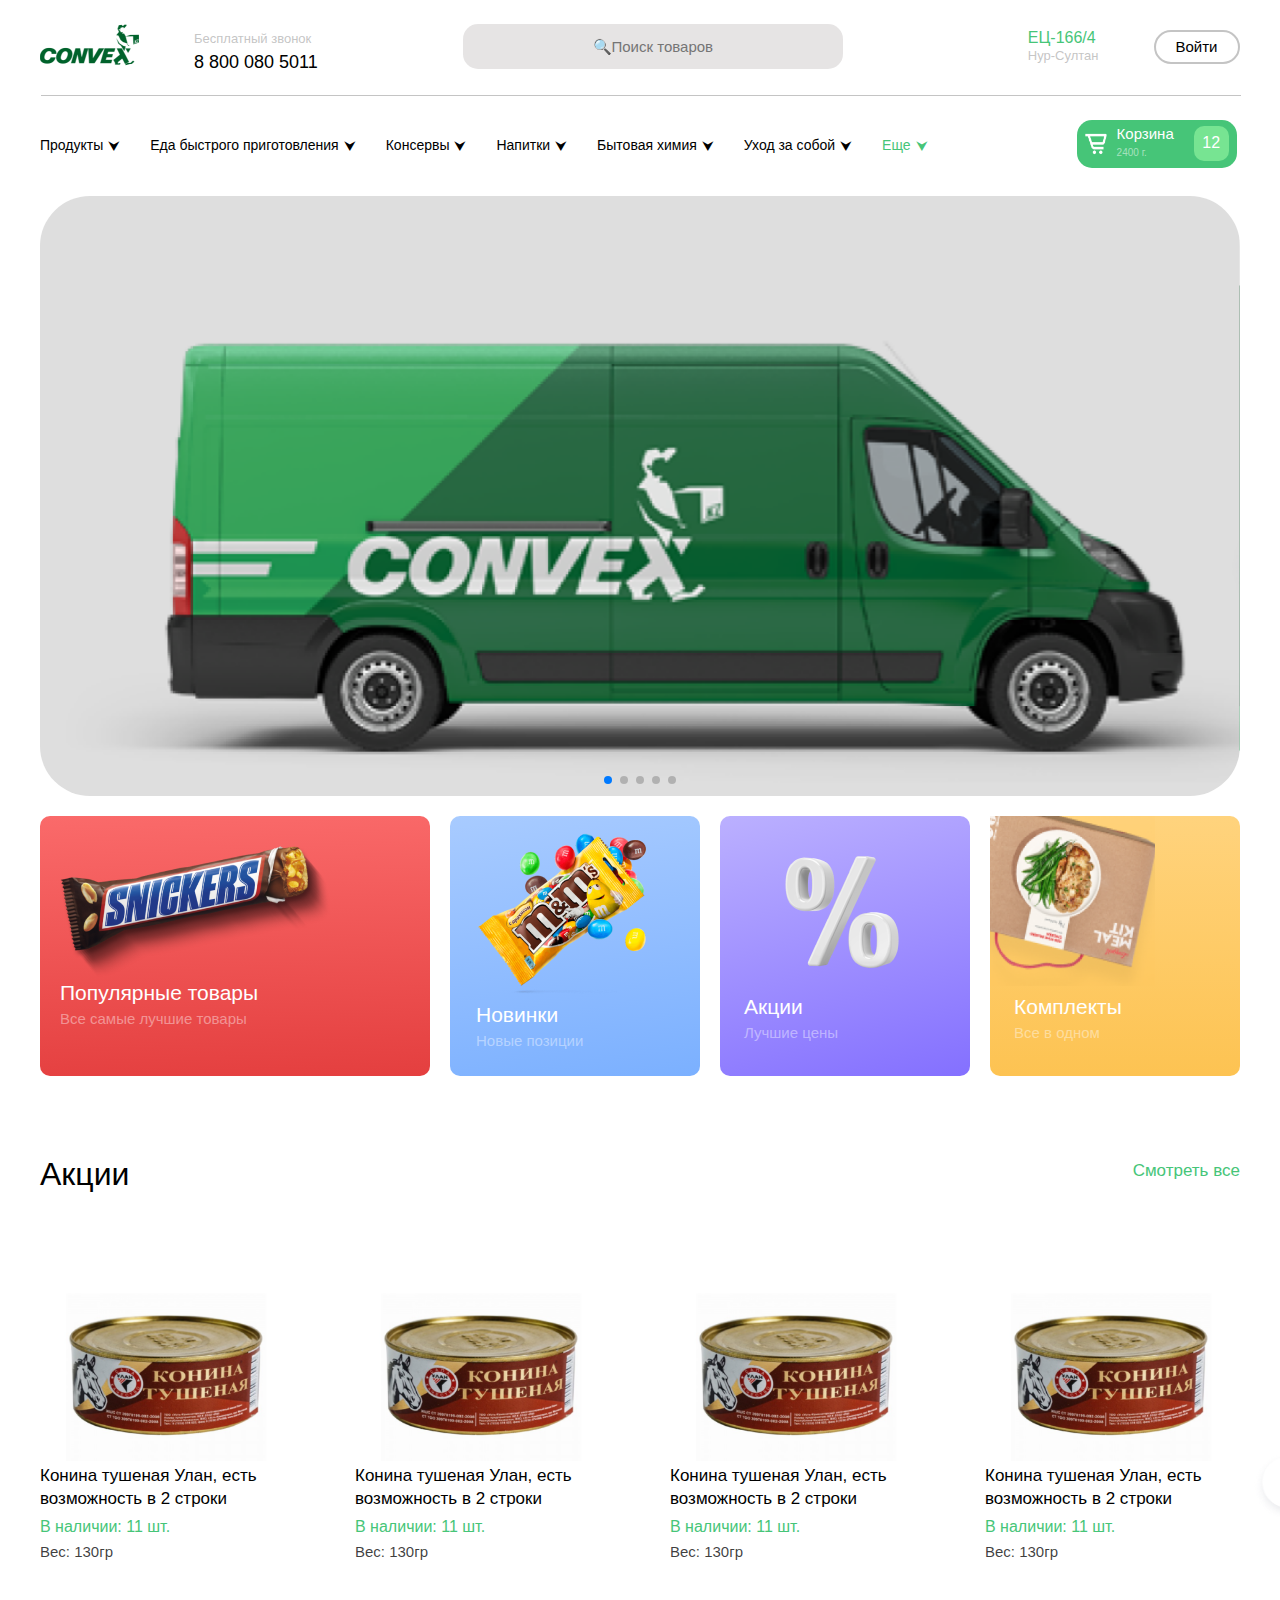
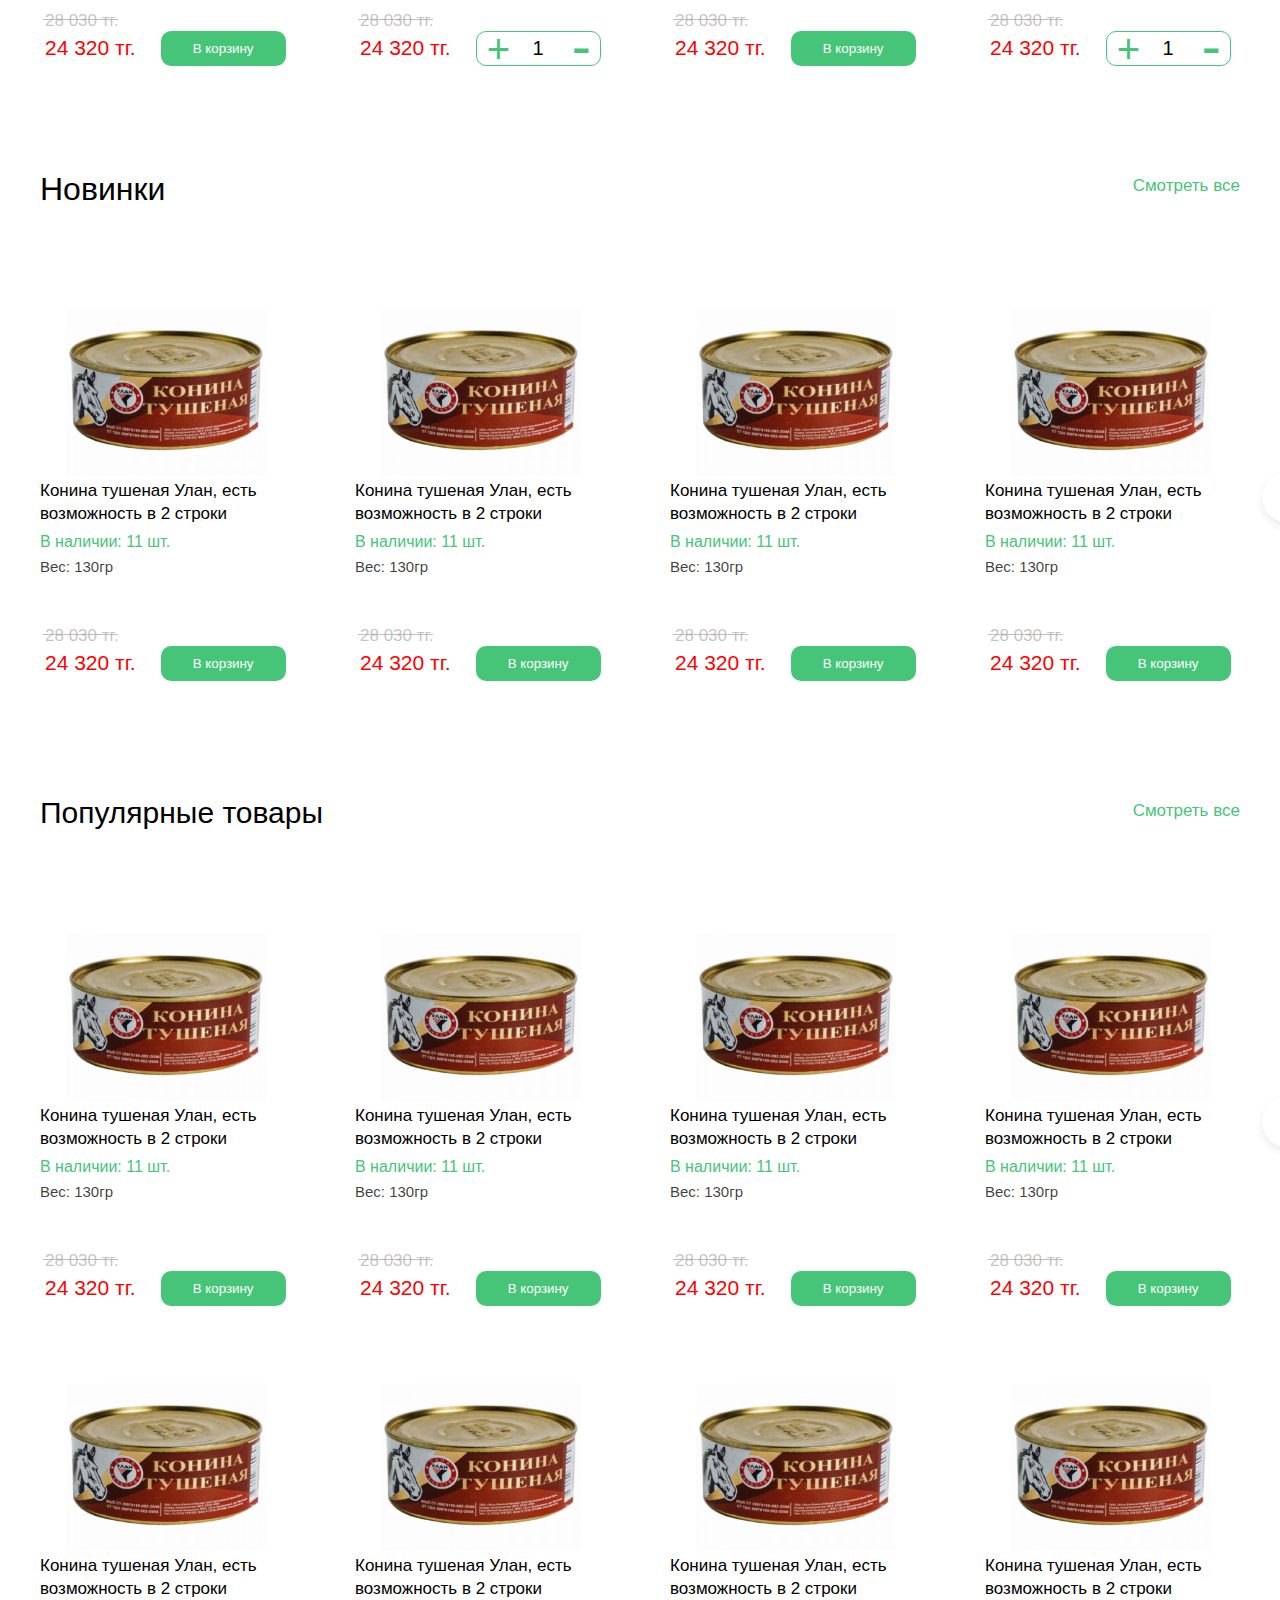
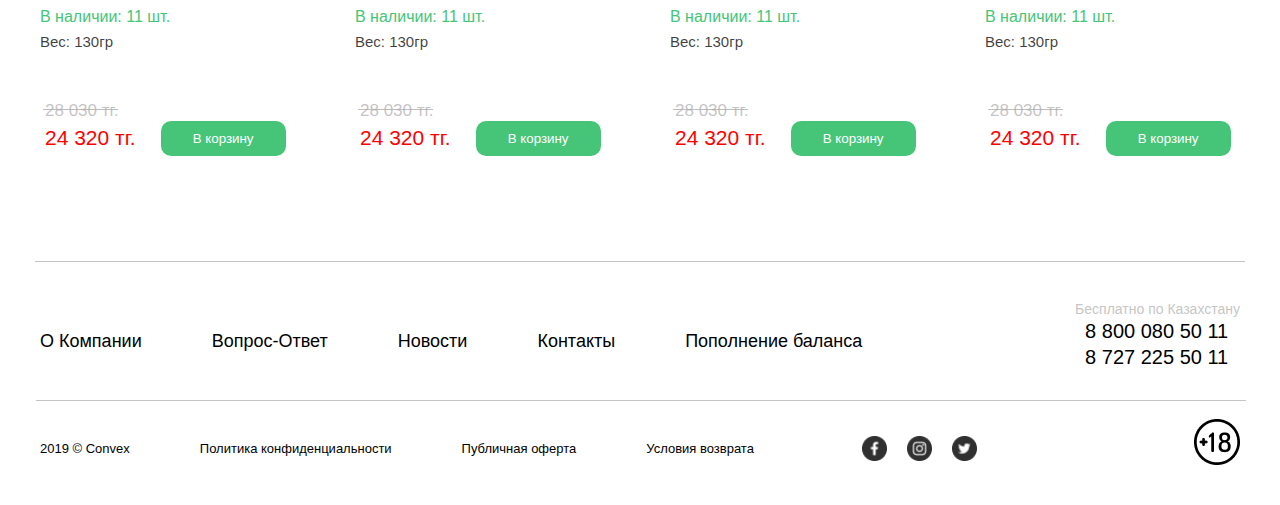
<file: index.html>
<!DOCTYPE html>
<html lang="en">
<head>
    <meta charset="UTF-8">
    <meta name="viewport" content="width=device-width, initial-scale=1.0">
    <title>Delivery eat</title>
    <link rel="stylesheet" href="style.css">
    <link rel="stylesheet" href="media.css">
    <link rel="stylesheet" href="https://cdn.jsdelivr.net/npm/swiper@11/swiper-bundle.min.css" />
</head>
<body>
    <div id="top"></div>
    <header>
        <div class="header__container container">
            <img src="image/convex.png" alt="convex">
            <div class="header__left">
                <span>Бесплатный звонок</span>
                <a href="tel:8 800 080 5011">8 800 080 5011</a>
            </div>
            <input type="text" placeholder="&#128269;Поиск товаров">
            <div class="header__right">
                <span>ЕЦ-166/4</span>
                <p>Нур-Султан</p>
            </div>
            <button onclick="showboxlog()" class="header__button">Войти</button>
            <div class="header__log">
                <h1>Вход</h1>
                <p onclick="showboxlog()">✘</p>
                <h5>Имя пользователя</h5>
                <input type="text" placeholder="Введите имя пользователя">
                <h5 class="header__log_h5">Пароль</h5>
                <input type="password" placeholder="Введите пароль">
                <button onclick="showboxlog()" class="header__bottom_button">Войти</button>
                <button onclick="showboxreg()" class="header__bottom_button blue">Регистрация</button>
            </div>
            <div class="header__reg">
                <h1>Регистрация</h1>
                <p onclick="showboxreg()">✘</p>
                <h5>Имя пользователя</h5>
                <input type="text" placeholder="Создайте имя пользователя">
                <h5 class="header__reg_h5 center">Почта</h5>
                <input type="text" placeholder="Создайте почту">
                <h5 class="header__reg_h5">Пароль</h5>
                <input type="password" placeholder="Создайте пароль">
                <button onclick="showboxlog()" class="header__bottom_button">Войти</button>
                <button onclick="showboxreg()" class="header__bottom_button blue">Регистрация</button>
            </div>
        </div>
    </header>
    <div id="center"></div>
    <section class="banner">
        <div class="banner__container container">
            <div class="banner__top">
                <ul>
                    <li class="banner__list">Продукты</li>
                    <li class="banner__list">Еда быстрого приготовления</li>
                    <a href="convexx/search.html"><li class="banner__list black">Консервы</li></a>
                    <li class="banner__list">Напитки</li>
                    <li class="banner__list">Бытовая химия</li>
                    <li class="banner__list">Уход за собой</li>
                    <li class="banner__list green">Еще</li>
                </ul>
                <div class="banner__basket">
                    <img src="image/корзина.png" alt="корзина">
                    <div class="banner__basket_text">
                        <p>Корзина</p>
                        <span>2400 г.</span>
                    </div>
                    <div class="banner__basket_box">
                        <p>12</p>
                    </div>
                </div>
            </div>
            <div class="swiper mySwiper">
                <div class="swiper-wrapper">
                  <div class="swiper-slide">
                    <img src="image/car.png" />
                  </div>
                  <div class="swiper-slide">
                    <img src="image/progress.png" />
                  </div>
                  <div class="swiper-slide">
                    <img class="swiperBack" src="image/backswiper.png" />
                  </div>
                  <div class="swiper-slide">
                    <img src="image/car.png" />
                  </div>
                  <div class="swiper-slide">
                    <img src="image/progress.png" />
                  </div>
                </div>
                <div class="swiper-pagination"></div>
            </div>
            <div class="banner__bottom">
                <div class="banner__bottom_box1">
                    <img src="image/snickers.png" alt="snickers">
                    <p class="banner__bottom_text">Популярные товары</p>
                    <p class="banner__bottom_text bottom">Все самые лучшие товары</p>
                </div>
                <div class="banner__bottom_box2">
                    <img src="image/mnm.png" alt="mnm">
                    <p class="banner__bottom_text">Новинки</p>
                    <p class="banner__bottom_text bottom">Новые позиции</p>
                </div>
                <div class="banner__bottom_box3">
                    <img src="image/процент.png" alt="процент">
                    <p class="banner__bottom_text">Акции</p>
                    <p class="banner__bottom_text bottom">Лучшие цены</p>
                </div>
                <div class="banner__bottom_box4">
                    <img src="image/пакет.png" alt="пакет">
                    <p class="banner__bottom_text">Комплекты</p>
                    <p class="banner__bottom_text bottom">Все в одном</p>
                </div>
            </div>
        </div>
    </section>
    <section class="discounts">
        <div class="discounts__container container">
            <div class="discounts__top">
                <p class="discounts__top_text">Акции</p>
                <p class="discounts__top_text right">Cмотреть все</p>
            </div>
            <div class="discounts__bottom">
                <div class="discounts__product1">
                    <img src="image/тушенка.png" alt="тушенка">
                    <p class="discounts__product1_p">Конина тушеная Улан, есть
                        возможность в 2 строки</p>
                    <span class="discounts__product1_span">В наличии: 11 шт.</span>
                    <p class="discounts__product1_gramm">Вес: 130гр</p>
                    <p class="discounts__product1_bottom">28 030 тг.</p>
                    <div class="discounts__product1_button">
                        <p>24 320 тг.</p>
                        <button>В корзину</button>
                    </div>
                </div>
                <div class="discounts__product1">
                    <img src="image/тушенка.png" alt="тушенка">
                    <p class="discounts__product1_p">Конина тушеная Улан, есть
                        возможность в 2 строки</p>
                    <span class="discounts__product1_span">В наличии: 11 шт.</span>
                    <p class="discounts__product1_gramm">Вес: 130гр</p>
                    <p class="discounts__product1_bottom">28 030 тг.</p>
                    <div class="discounts__product1_button">
                        <p>24 320 тг.</p>
                        <button class="button1">1</button>
                    </div>
                </div>
                <div class="discounts__product1">
                    <img src="image/тушенка.png" alt="тушенка">
                    <p class="discounts__product1_p">Конина тушеная Улан, есть
                        возможность в 2 строки</p>
                    <span class="discounts__product1_span">В наличии: 11 шт.</span>
                    <p class="discounts__product1_gramm">Вес: 130гр</p>
                    <p class="discounts__product1_bottom">28 030 тг.</p>
                    <div class="discounts__product1_button">
                        <p>24 320 тг.</p>
                        <button>В корзину</button>
                    </div>
                </div>
                <div class="discounts__product1">
                    <img src="image/тушенка.png" alt="тушенка">
                    <p class="discounts__product1_p">Конина тушеная Улан, есть
                        возможность в 2 строки</p>
                    <span class="discounts__product1_span">В наличии: 11 шт.</span>
                    <p class="discounts__product1_gramm">Вес: 130гр</p>
                    <p class="discounts__product1_bottom">28 030 тг.</p>
                    <div class="discounts__product1_button">
                        <p>24 320 тг.</p>
                        <button class="button1">1</button>
                    </div>
                </div>
            </div>
        </div>
    </section>
    <section class="new">
        <div class="new__container container">
            <div class="new__top">
                <p class="new__top_text">Новинки</p>
                <p class="new__top_text right">Cмотреть все</p>
            </div>
            <div class="new__bottom">
                <div class="new__product1">
                    <img src="image/тушенка.png" alt="тушенка">
                    <p class="new__product1_p">Конина тушеная Улан, есть
                        возможность в 2 строки</p>
                    <span class="new__product1_span">В наличии: 11 шт.</span>
                    <p class="new__product1_gramm">Вес: 130гр</p>
                    <p class="new__product1_bottom">28 030 тг.</p>
                    <div class="new__product1_button">
                        <p>24 320 тг.</p>
                        <button>В корзину</button>
                    </div>
                </div>
                <div class="new__product1">
                    <img src="image/тушенка.png" alt="тушенка">
                    <p class="new__product1_p">Конина тушеная Улан, есть
                        возможность в 2 строки</p>
                    <span class="new__product1_span">В наличии: 11 шт.</span>
                    <p class="new__product1_gramm">Вес: 130гр</p>
                    <p class="new__product1_bottom">28 030 тг.</p>
                    <div class="new__product1_button">
                        <p>24 320 тг.</p>
                        <button>В корзину</button>
                    </div>
                </div>
                <div class="new__product1">
                    <img src="image/тушенка.png" alt="тушенка">
                    <p class="new__product1_p">Конина тушеная Улан, есть
                        возможность в 2 строки</p>
                    <span class="new__product1_span">В наличии: 11 шт.</span>
                    <p class="new__product1_gramm">Вес: 130гр</p>
                    <p class="new__product1_bottom">28 030 тг.</p>
                    <div class="new__product1_button">
                        <p>24 320 тг.</p>
                        <button>В корзину</button>
                    </div>
                </div>
                <div class="new__product1">
                    <img src="image/тушенка.png" alt="тушенка">
                    <p class="new__product1_p">Конина тушеная Улан, есть
                        возможность в 2 строки</p>
                    <span class="new__product1_span">В наличии: 11 шт.</span>
                    <p class="new__product1_gramm">Вес: 130гр</p>
                    <p class="new__product1_bottom">28 030 тг.</p>
                    <div class="new__product1_button">
                        <p>24 320 тг.</p>
                        <button>В корзину</button>
                    </div>
                </div>
            </div>
        </div>
    </section>
    <section class="popular__product">
        <div class="popular__product_container container">
            <div class="popular__top">
                <p class="popular__top_text">Популярные товары</p>
                <p class="popular__top_text right">Cмотреть все</p>
            </div>
            <div class="popular__bottom">
                <div class="popular__product1">
                    <img src="image/тушенка.png" alt="тушенка">
                    <p class="popular__product1_p">Конина тушеная Улан, есть
                        возможность в 2 строки</p>
                    <span class="popular__product1_span">В наличии: 11 шт.</span>
                    <p class="popular__product1_gramm">Вес: 130гр</p>
                    <p class="popular__product1_bottom">28 030 тг.</p>
                    <div class="popular__product1_button">
                        <p>24 320 тг.</p>
                        <button>В корзину</button>
                    </div>
                </div>
                <div class="popular__product1">
                    <img src="image/тушенка.png" alt="тушенка">
                    <p class="popular__product1_p">Конина тушеная Улан, есть
                        возможность в 2 строки</p>
                    <span class="popular__product1_span">В наличии: 11 шт.</span>
                    <p class="popular__product1_gramm">Вес: 130гр</p>
                    <p class="popular__product1_bottom">28 030 тг.</p>
                    <div class="popular__product1_button">
                        <p>24 320 тг.</p>
                        <button>В корзину</button>
                    </div>
                </div>
                <div class="popular__product1">
                    <img src="image/тушенка.png" alt="тушенка">
                    <p class="popular__product1_p">Конина тушеная Улан, есть
                        возможность в 2 строки</p>
                    <span class="popular__product1_span">В наличии: 11 шт.</span>
                    <p class="popular__product1_gramm">Вес: 130гр</p>
                    <p class="popular__product1_bottom">28 030 тг.</p>
                    <div class="popular__product1_button">
                        <p>24 320 тг.</p>
                        <button>В корзину</button>
                    </div>
                </div>
                <div class="popular__product1">
                    <img src="image/тушенка.png" alt="тушенка">
                    <p class="popular__product1_p">Конина тушеная Улан, есть
                        возможность в 2 строки</p>
                    <span class="popular__product1_span">В наличии: 11 шт.</span>
                    <p class="popular__product1_gramm">Вес: 130гр</p>
                    <p class="popular__product1_bottom">28 030 тг.</p>
                    <div class="popular__product1_button">
                        <p>24 320 тг.</p>
                        <button>В корзину</button>
                    </div>
                </div>
            </div>
        </div>
    </section>
    <section class="popular">
        <div class="popular__container container">
            <div class="popular__bottom">
                <div class="popular__product1">
                    <img src="image/тушенка.png" alt="тушенка">
                    <p class="popular__product1_p">Конина тушеная Улан, есть
                        возможность в 2 строки</p>
                    <span class="popular__product1_span">В наличии: 11 шт.</span>
                    <p class="popular__product1_gramm">Вес: 130гр</p>
                    <p class="popular__product1_bottom">28 030 тг.</p>
                    <div class="popular__product1_button">
                        <p>24 320 тг.</p>
                        <button>В корзину</button>
                    </div>
                </div>
                <div class="popular__product1">
                    <img src="image/тушенка.png" alt="тушенка">
                    <p class="popular__product1_p">Конина тушеная Улан, есть
                        возможность в 2 строки</p>
                    <span class="popular__product1_span">В наличии: 11 шт.</span>
                    <p class="popular__product1_gramm">Вес: 130гр</p>
                    <p class="popular__product1_bottom">28 030 тг.</p>
                    <div class="popular__product1_button">
                        <p>24 320 тг.</p>
                        <button>В корзину</button>
                    </div>
                </div>
                <div class="popular__product1">
                    <img src="image/тушенка.png" alt="тушенка">
                    <p class="popular__product1_p">Конина тушеная Улан, есть
                        возможность в 2 строки</p>
                    <span class="popular__product1_span">В наличии: 11 шт.</span>
                    <p class="popular__product1_gramm">Вес: 130гр</p>
                    <p class="popular__product1_bottom">28 030 тг.</p>
                    <div class="popular__product1_button">
                        <p>24 320 тг.</p>
                        <button>В корзину</button>
                    </div>
                </div>
                <div class="popular__product1">
                    <img src="image/тушенка.png" alt="тушенка">
                    <p class="popular__product1_p">Конина тушеная Улан, есть
                        возможность в 2 строки</p>
                    <span class="popular__product1_span">В наличии: 11 шт.</span>
                    <p class="popular__product1_gramm">Вес: 130гр</p>
                    <p class="popular__product1_bottom">28 030 тг.</p>
                    <div class="popular__product1_button">
                        <p>24 320 тг.</p>
                        <button>В корзину</button>
                    </div>
                </div>
            </div>
        </div>
    </section>
    <footer>
        <div class="footer__conatiner container">
            <div class="footer__top">
                <ul>
                    <a href="#top"><li class="footer__black">О Компании</li></a>
                    <li>Вопрос-Ответ</li>
                    <a href="#center"><li class="footer__black">Новости</li></a>
                    <li>Контакты</li>
                    <li>Пополнение баланса</li>
                </ul>
                <div class="footer__right">
                    <p class="footer__right_gery">Бесплатно по Казахстану</p>
                    <a class="footer__right_number" href="tel:8 800 080 50 11">8 800 080 50 11</a>
                    <a class="footer__right_number" href="tel:8 727 225 50 11">8 727 225 50 11</a>
                </div>
            </div>
            <div class="footer__bottom">
                <ul>
                    <li>2019 © Convex</li>
                    <li>Политика конфиденциальности</li>
                    <li>Публичная оферта</li>
                    <li>Условия возврата</li>
                </ul>
                <div class="footer__center">
                    <img src="image/facebook.png" alt="facebook">
                    <img src="image/inst.png" alt="inst">
                    <img src="image/Twitter.png" alt="Twitter">
                </div>
                <p></p>
                <img class="footer__bottom_img" src="image/age-limit 1.png" alt="age-limit">
            </div>
        </div>
    </footer>
    <script src="js.js"></script>
    <script src="https://cdn.jsdelivr.net/npm/swiper@11/swiper-bundle.min.js"></script>
    <script>
        var swiper = new Swiper(".mySwiper", {
          effect: "coverflow",
          grabCursor: true,
          centeredSlides: true,
          slidesPerView: "auto",
          coverflowEffect: {
            rotate: 50,
            stretch: 0,
            depth: 100,
            modifier: 1,
            slideShadows: true,
          },
          pagination: {
            el: ".swiper-pagination",
          },
        });
      </script>
</body>
</html>
</file>
<file: style.css>
@charset "UTF-8";
* {
  padding: 0;
  margin: 0;
  list-style: none;
  -webkit-box-sizing: border-box;
          box-sizing: border-box;
  font-family: sans-serif;
}

.container {
  max-width: 1200px;
  margin: 0 auto;
}

.header__container.container {
  display: -webkit-box;
  display: -ms-flexbox;
  display: flex;
  -webkit-column-gap: 55px;
     -moz-column-gap: 55px;
          column-gap: 55px;
}

a {
  color: black;
  text-decoration: none;
}

header {
  padding: 24px;
}
header .header__left {
  padding-top: 5px;
}
header .header__left span {
  color: rgba(169, 169, 169, 0.6823529412);
  font-weight: 100;
  font-size: 13px;
}
header .header__left a {
  font-size: 18px;
  margin-top: 5px;
  cursor: pointer;
  display: block;
  text-decoration: none;
  color: black;
}
header img {
  width: 99px;
  height: 42px;
  cursor: pointer;
}
header input {
  width: 380px;
  height: 45px;
  border-radius: 15px;
  border: none;
  background: rgba(219, 215, 215, 0.6823529412);
  text-align: center;
  font-size: 15px;
  font-weight: 100;
  margin: 0 130px 0 90px;
  cursor: pointer;
}
header .header__right {
  padding-top: 5px;
}
header .header__right span {
  color: #46c578;
  font-size: 16px;
  cursor: pointer;
}
header .header__right p {
  font-size: 13px;
  margin-top: 1px;
  color: rgba(169, 169, 169, 0.6823529412);
}
header .header__button {
  border-radius: 21px;
  width: 86px;
  height: 34px;
  background: none;
  margin-top: 6px;
  font-size: 15px;
  border: 2px solid rgba(169, 169, 169, 0.6823529412);
  cursor: pointer;
  position: relative;
}
header .header__button::after {
  content: "";
  display: block;
  width: 1200px;
  height: 1px;
  background: rgba(169, 169, 169, 0.6823529412);
  position: relative;
  bottom: -40px;
  left: -1115px;
}
header .header__button:hover {
  background: #46c578;
  border: none;
  color: white;
  -webkit-transition: 0.4s;
  transition: 0.4s;
}
header .header__log {
  width: 500px;
  height: 500px;
  background: #f6f6f6;
  position: absolute;
  z-index: 2;
  left: 60%;
  top: 10%;
  border-radius: 45px;
  padding: 30px;
  display: none;
}
header .header__log.log {
  display: block;
}
header .header__log h1 {
  font-size: 30px;
  font-weight: 500;
  text-align: center;
  margin-top: 10px;
  position: relative;
}
header .header__log h5 {
  margin: 80px 0 10px 10px;
}
header .header__log input {
  margin: 0;
  width: 440px;
  background: white;
  border: 1px solid rgba(169, 169, 169, 0.6823529412);
  border-radius: 5px;
  height: 50px;
  text-align: left;
  padding-left: 10px;
  font-size: 13px;
}
header .header__log .header__log_h5 {
  margin: 30px 0 10px 10px;
}
header .header__log .header__bottom_button {
  width: 180px;
  height: 50px;
  background: red;
  margin: 40px 0 0 20px;
  border-radius: 15px;
  border: none;
  color: white;
  font-size: 15px;
  cursor: pointer;
}
header .header__log .header__bottom_button.blue {
  background: blue;
  margin-left: 37px;
}
header .header__log .header__bottom_button:hover {
  background: black;
  color: white;
  -webkit-transition: 2s;
  transition: 2s;
}
header .header__log p {
  font-size: 30px;
  position: absolute;
  right: 20px;
  top: 20px;
  cursor: pointer;
}
header .header__reg {
  width: 500px;
  height: 610px;
  background: #f6f6f6;
  position: absolute;
  z-index: 2;
  left: 20%;
  top: 10%;
  border-radius: 45px;
  padding: 30px;
  display: none;
}
header .header__reg.reg {
  display: block;
}
header .header__reg h1 {
  font-size: 30px;
  font-weight: 500;
  text-align: center;
  margin-top: 10px;
  position: relative;
}
header .header__reg h5 {
  margin: 80px 0 10px 10px;
}
header .header__reg input {
  margin: 0;
  width: 440px;
  background: white;
  border: 1px solid rgba(169, 169, 169, 0.6823529412);
  border-radius: 5px;
  height: 50px;
  text-align: left;
  padding-left: 10px;
  font-size: 13px;
}
header .header__reg .header__reg_h5 {
  margin: 30px 0 10px 10px;
}
header .header__reg .header__bottom_button {
  width: 180px;
  height: 50px;
  background: red;
  margin: 40px 0 0 20px;
  border-radius: 15px;
  border: none;
  color: white;
  font-size: 15px;
  cursor: pointer;
}
header .header__reg .header__bottom_button.blue {
  background: blue;
  margin-left: 37px;
}
header .header__reg .header__bottom_button:hover {
  background: black;
  color: white;
  -webkit-transition: 2s;
  transition: 2s;
}
header .header__reg p {
  font-size: 30px;
  position: absolute;
  right: 20px;
  top: 20px;
  cursor: pointer;
}
header .header__reg .header__reg_h5.center {
  margin: 30px 0 10px 10px;
}

.banner .banner__list.black:hover {
  text-shadow: 0 0 10px;
}
.banner .banner__top {
  display: -webkit-box;
  display: -ms-flexbox;
  display: flex;
  padding: 20px 0 28px;
}
.banner .banner__top ul {
  display: -webkit-box;
  display: -ms-flexbox;
  display: flex;
  -webkit-column-gap: 35px;
     -moz-column-gap: 35px;
          column-gap: 35px;
  position: relative;
  margin-top: 20px;
}
.banner .banner__top .banner__list {
  font-size: 14px;
  cursor: pointer;
}
.banner .banner__top .banner__list.green {
  color: #46c578;
  cursor: pointer;
}
.banner .banner__top .banner__list::after {
  content: "⮟";
  left: 5px;
  top: 0.5px;
  position: relative;
}
.banner .banner__top .banner__basket {
  border-radius: 15px;
  width: 160px;
  height: 48px;
  background: #46c578;
  margin-left: 154px;
  display: -webkit-box;
  display: -ms-flexbox;
  display: flex;
  padding: 5px;
  margin-top: 3px;
}
.banner .banner__top .banner__basket img {
  width: 30px;
  height: 30px;
  cursor: pointer;
  margin-top: 4px;
}
.banner .banner__top .banner__basket .banner__basket_text p {
  font-weight: 100;
  font-size: 15px;
  color: white;
  margin: 0 20px 0 5px;
}
.banner .banner__top .banner__basket .banner__basket_text span {
  font-weight: 100;
  font-size: 10px;
  color: rgba(255, 255, 255, 0.5215686275);
  margin: 0 10px 0 5px;
}
.banner .banner__top .banner__basket .banner__basket_box {
  border-radius: 10px;
  width: 35px;
  height: 35px;
  background: rgba(163, 255, 170, 0.5294117647);
  margin-top: 1px;
  text-align: center;
  color: white;
  padding: 8px;
  cursor: pointer;
}
.banner .swiper.mySwiper {
  width: 1200px;
  height: 600px;
  border-radius: 50px;
}
.banner .swiper.mySwiper img {
  width: 1200px;
}
.banner .swiper.mySwiper .swiperBack {
  height: 600px;
}
.banner .banner__bottom {
  display: -webkit-box;
  display: -ms-flexbox;
  display: flex;
  padding: 20px 0 80px;
  -webkit-column-gap: 20px;
     -moz-column-gap: 20px;
          column-gap: 20px;
}
.banner .banner__bottom .banner__bottom_box1 {
  width: 390px;
  height: 260px;
  border-radius: 10px;
  background: linear-gradient(178deg, #fa6a6a 0%, #e43f3f 100%);
  padding: 30px 90px 27px 20px;
}
.banner .banner__bottom .banner__bottom_box2 {
  width: 250px;
  height: 260px;
  background: linear-gradient(170deg, #a8cbff 0%, #7bb0ff 100%);
  border-radius: 10px;
  padding: 9px 49px 27px 26px;
}
.banner .banner__bottom .banner__bottom_box3 {
  width: 250px;
  height: 260px;
  background: linear-gradient(165deg, #bbb0ff 0%, #8470ff 100%);
  border-radius: 10px;
  padding: 25px 60px 27px 24px;
}
.banner .banner__bottom .banner__bottom_box4 {
  width: 250px;
  height: 260px;
  background: -webkit-gradient(linear, left top, left bottom, from(#ffd37d), to(#fdc352));
  background: linear-gradient(180deg, #ffd37d 0%, #fdc352 100%);
  border-radius: 10px;
  padding: 0 61px 27px 0;
}
.banner .banner__bottom .banner__bottom_text {
  color: white;
  font-size: 21px;
  font-weight: 100;
}
.banner .banner__bottom .banner__bottom_text.bottom {
  color: rgba(255, 255, 255, 0.421);
  font-size: 15px;
  font-weight: 100;
  margin-top: 5px;
}
.banner .banner__bottom .banner__bottom_box3 img {
  margin: 0 0 20px 35px;
}
.banner .banner__bottom .banner__bottom_box4 img {
  width: 165px;
  height: 170px;
}
.banner .banner__bottom .banner__bottom_box4 .banner__bottom_text {
  margin: 5px 0 0 24px;
}

.discounts .discounts__top {
  display: -webkit-box;
  display: -ms-flexbox;
  display: flex;
  -webkit-box-pack: justify;
      -ms-flex-pack: justify;
          justify-content: space-between;
}
.discounts .discounts__top .discounts__top_text {
  font-weight: 400;
  font-size: 32px;
}
.discounts .discounts__top .discounts__top_text.right {
  font-weight: 400;
  font-size: 17px;
  color: #46c578;
  margin-top: 5px;
  cursor: pointer;
  position: relative;
}
.discounts .discounts__top .discounts__top_text.right::after {
  content: "";
  display: block;
  position: relative;
  background: url(image/Arrow\ button\ \(1\).png) center/cover no-repeat;
  width: 70px;
  height: 70px;
  right: -120px;
  bottom: -270px;
  cursor: pointer;
}
.discounts .discounts__bottom {
  display: -webkit-box;
  display: -ms-flexbox;
  display: flex;
  -webkit-column-gap: 60px;
     -moz-column-gap: 60px;
          column-gap: 60px;
  margin-top: 40px;
}
.discounts .discounts__bottom .discounts__product1 {
  width: 255px;
  height: 380px;
}
.discounts .discounts__bottom .discounts__product1 img {
  width: 255px;
  height: 170px;
}
.discounts .discounts__bottom .discounts__product1 .discounts__product1_p {
  font-weight: 400;
  font-size: 17px;
  margin-bottom: 7px;
  line-height: 135%;
}
.discounts .discounts__bottom .discounts__product1 .discounts__product1_span {
  font-weight: 400;
  font-size: 16px;
  color: #46c578;
}
.discounts .discounts__bottom .discounts__product1 .discounts__product1_gramm {
  font-weight: 400;
  font-size: 15px;
  color: rgba(0, 0, 0, 0.7607843137);
  margin: 7px 0 50px;
}
.discounts .discounts__bottom .discounts__product1 .discounts__product1_bottom {
  color: rgba(168, 165, 165, 0.662745098);
  font-size: 17px;
  margin-left: 5px;
  position: relative;
}
.discounts .discounts__bottom .discounts__product1 .discounts__product1_bottom::before {
  content: "";
  position: relative;
  display: block;
  background: rgba(170, 170, 170, 0.7607843137);
  width: 75px;
  height: 1px;
  top: 9px;
  left: -2px;
}
.discounts .discounts__bottom .discounts__product1 .discounts__product1_button {
  display: -webkit-box;
  display: -ms-flexbox;
  display: flex;
}
.discounts .discounts__bottom .discounts__product1 .discounts__product1_button p {
  color: red;
  font-size: 21px;
  margin: 5px 0 0 5px;
}
.discounts .discounts__bottom .discounts__product1 .discounts__product1_button button {
  width: 125px;
  height: 35px;
  margin-left: 25px;
  background: #46c578;
  border-radius: 10px;
  border: none;
  cursor: pointer;
  color: white;
}
.discounts .discounts__bottom .discounts__product1 .discounts__product1_button .button1 {
  background: none;
  border: 1px solid #46c578;
  color: black;
  font-size: 20px;
  position: relative;
  cursor: text;
}
.discounts .discounts__bottom .discounts__product1 .discounts__product1_button .button1::before {
  content: "+";
  position: absolute;
  color: #46c578;
  font-size: 40px;
  left: 10px;
  top: -5px;
  cursor: pointer;
}
.discounts .discounts__bottom .discounts__product1 .discounts__product1_button .button1::after {
  content: "-";
  position: absolute;
  color: #46c578;
  font-size: 58px;
  left: 95px;
  top: -20px;
  cursor: pointer;
}

.new .new__top {
  display: -webkit-box;
  display: -ms-flexbox;
  display: flex;
  -webkit-box-pack: justify;
      -ms-flex-pack: justify;
          justify-content: space-between;
  margin-top: 100px;
}
.new .new__top .new__top_text {
  font-weight: 400;
  font-size: 32px;
}
.new .new__top .new__top_text.right {
  font-weight: 400;
  font-size: 17px;
  color: #46c578;
  margin-top: 5px;
  cursor: pointer;
}
.new .new__top .new__top_text.right::after {
  content: "";
  display: block;
  position: relative;
  background: url(image/Arrow\ button\ \(1\).png) center/cover no-repeat;
  width: 70px;
  height: 70px;
  right: -120px;
  bottom: -270px;
  cursor: pointer;
}
.new .new__bottom {
  display: -webkit-box;
  display: -ms-flexbox;
  display: flex;
  -webkit-column-gap: 60px;
     -moz-column-gap: 60px;
          column-gap: 60px;
  margin-top: 40px;
}
.new .new__bottom .new__product1 {
  width: 255px;
  height: 380px;
}
.new .new__bottom .new__product1 img {
  width: 255px;
  height: 170px;
}
.new .new__bottom .new__product1 .new__product1_p {
  font-weight: 400;
  font-size: 17px;
  margin-bottom: 7px;
  line-height: 135%;
}
.new .new__bottom .new__product1 .new__product1_span {
  font-weight: 400;
  font-size: 16px;
  color: #46c578;
}
.new .new__bottom .new__product1 .new__product1_gramm {
  font-weight: 400;
  font-size: 15px;
  color: rgba(0, 0, 0, 0.7607843137);
  margin: 7px 0 50px;
}
.new .new__bottom .new__product1 .new__product1_bottom {
  color: rgba(168, 165, 165, 0.662745098);
  font-size: 17px;
  margin-left: 5px;
  position: relative;
}
.new .new__bottom .new__product1 .new__product1_bottom::before {
  content: "";
  position: relative;
  display: block;
  background: rgba(170, 170, 170, 0.7607843137);
  width: 75px;
  height: 1px;
  top: 9px;
  left: -2px;
}
.new .new__bottom .new__product1 .new__product1_button {
  display: -webkit-box;
  display: -ms-flexbox;
  display: flex;
}
.new .new__bottom .new__product1 .new__product1_button p {
  color: red;
  font-size: 21px;
  margin: 5px 0 0 5px;
}
.new .new__bottom .new__product1 .new__product1_button button {
  width: 125px;
  height: 35px;
  margin-left: 25px;
  background: #46c578;
  border-radius: 10px;
  border: none;
  cursor: pointer;
  color: white;
}

.popular__product .popular__top {
  display: -webkit-box;
  display: -ms-flexbox;
  display: flex;
  -webkit-box-pack: justify;
      -ms-flex-pack: justify;
          justify-content: space-between;
  margin-top: 110px;
}
.popular__product .popular__top .popular__top_text {
  font-weight: 400;
  font-size: 30px;
}
.popular__product .popular__top .popular__top_text.right {
  font-weight: 400;
  font-size: 17px;
  color: #46c578;
  margin-top: 5px;
  cursor: pointer;
}
.popular__product .popular__top .popular__top_text.right::after {
  content: "";
  display: block;
  position: relative;
  background: url(image/Arrow\ button\ \(1\).png) center/cover no-repeat;
  width: 70px;
  height: 70px;
  right: -120px;
  bottom: -270px;
  cursor: pointer;
}
.popular__product .popular__bottom {
  display: -webkit-box;
  display: -ms-flexbox;
  display: flex;
  -webkit-column-gap: 60px;
     -moz-column-gap: 60px;
          column-gap: 60px;
  margin-top: 40px;
}
.popular__product .popular__bottom .popular__product1 {
  width: 255px;
  height: 380px;
}
.popular__product .popular__bottom .popular__product1 img {
  width: 255px;
  height: 170px;
}
.popular__product .popular__bottom .popular__product1 .popular__product1_p {
  font-weight: 400;
  font-size: 17px;
  margin-bottom: 7px;
  line-height: 135%;
}
.popular__product .popular__bottom .popular__product1 .popular__product1_span {
  font-weight: 400;
  font-size: 16px;
  color: #46c578;
}
.popular__product .popular__bottom .popular__product1 .popular__product1_gramm {
  font-weight: 400;
  font-size: 15px;
  color: rgba(0, 0, 0, 0.7607843137);
  margin: 7px 0 50px;
}
.popular__product .popular__bottom .popular__product1 .popular__product1_bottom {
  color: rgba(168, 165, 165, 0.662745098);
  font-size: 17px;
  margin-left: 5px;
  position: relative;
}
.popular__product .popular__bottom .popular__product1 .popular__product1_bottom::before {
  content: "";
  position: relative;
  display: block;
  background: rgba(170, 170, 170, 0.7607843137);
  width: 75px;
  height: 1px;
  top: 9px;
  left: -2px;
}
.popular__product .popular__bottom .popular__product1 .popular__product1_button {
  display: -webkit-box;
  display: -ms-flexbox;
  display: flex;
}
.popular__product .popular__bottom .popular__product1 .popular__product1_button p {
  color: red;
  font-size: 21px;
  margin: 5px 0 0 5px;
}
.popular__product .popular__bottom .popular__product1 .popular__product1_button button {
  width: 125px;
  height: 35px;
  margin-left: 25px;
  background: #46c578;
  border-radius: 10px;
  border: none;
  cursor: pointer;
  color: white;
}

.popular {
  padding-bottom: 90px;
}
.popular .popular__bottom {
  display: -webkit-box;
  display: -ms-flexbox;
  display: flex;
  -webkit-column-gap: 60px;
     -moz-column-gap: 60px;
          column-gap: 60px;
  margin-top: 70px;
}
.popular .popular__bottom .popular__product1 {
  width: 255px;
  height: 380px;
}
.popular .popular__bottom .popular__product1 img {
  width: 255px;
  height: 170px;
}
.popular .popular__bottom .popular__product1 .popular__product1_p {
  font-weight: 400;
  font-size: 17px;
  margin-bottom: 7px;
  line-height: 135%;
}
.popular .popular__bottom .popular__product1 .popular__product1_span {
  font-weight: 400;
  font-size: 16px;
  color: #46c578;
}
.popular .popular__bottom .popular__product1 .popular__product1_gramm {
  font-weight: 400;
  font-size: 15px;
  color: rgba(0, 0, 0, 0.7607843137);
  margin: 7px 0 50px;
}
.popular .popular__bottom .popular__product1 .popular__product1_bottom {
  color: rgba(168, 165, 165, 0.662745098);
  font-size: 17px;
  margin-left: 5px;
  position: relative;
}
.popular .popular__bottom .popular__product1 .popular__product1_bottom::before {
  content: "";
  position: relative;
  display: block;
  background: rgba(170, 170, 170, 0.7607843137);
  width: 75px;
  height: 1px;
  top: 9px;
  left: -2px;
}
.popular .popular__bottom .popular__product1 .popular__product1_button {
  display: -webkit-box;
  display: -ms-flexbox;
  display: flex;
}
.popular .popular__bottom .popular__product1 .popular__product1_button p {
  color: red;
  font-size: 21px;
  margin: 5px 0 0 5px;
}
.popular .popular__bottom .popular__product1 .popular__product1_button button {
  width: 125px;
  height: 35px;
  margin-left: 25px;
  background: #46c578;
  border-radius: 10px;
  border: none;
  cursor: pointer;
  color: white;
}

footer .footer__top {
  display: -webkit-box;
  display: -ms-flexbox;
  display: flex;
  -webkit-box-pack: justify;
      -ms-flex-pack: justify;
          justify-content: space-between;
  margin-top: 50px;
}
footer .footer__top ul {
  display: -webkit-box;
  display: -ms-flexbox;
  display: flex;
  -webkit-column-gap: 70px;
     -moz-column-gap: 70px;
          column-gap: 70px;
  font-size: 18px;
  margin-top: 30px;
}
footer .footer__top ul li {
  cursor: pointer;
}
footer .footer__right_gery {
  color: rgba(169, 169, 169, 0.6823529412);
  font-size: 14px;
  position: relative;
}
footer .footer__right_number {
  font-size: 20px;
  margin-top: 3px;
  cursor: pointer;
  margin-left: 10px;
  text-decoration: none;
  color: black;
  display: block;
}
footer .footer__right_gery::before {
  content: "";
  position: absolute;
  display: block;
  background: rgba(169, 169, 169, 0.6823529412);
  height: 1px;
  width: 1210px;
  top: -40px;
  left: -1040px;
}
footer .footer__bottom {
  margin-top: 50px;
  display: -webkit-box;
  display: -ms-flexbox;
  display: flex;
  -webkit-box-pack: justify;
      -ms-flex-pack: justify;
          justify-content: space-between;
  padding-bottom: 40px;
}
footer .footer__bottom ul {
  display: -webkit-box;
  display: -ms-flexbox;
  display: flex;
  -webkit-column-gap: 70px;
     -moz-column-gap: 70px;
          column-gap: 70px;
  font-size: 13px;
  margin-top: 22px;
}
footer .footer__bottom ul li {
  cursor: pointer;
}
footer .footer__center {
  display: -webkit-box;
  display: -ms-flexbox;
  display: flex;
  -webkit-column-gap: 20px;
     -moz-column-gap: 20px;
          column-gap: 20px;
  margin-top: 17px;
}
footer .footer__center img {
  cursor: pointer;
  width: 25px;
  height: 25px;
}
footer .footer__bottom .footer__bottom_img {
  cursor: all-scroll;
}
footer .footer__bottom p {
  position: relative;
}
footer .footer__bottom p::after {
  position: absolute;
  content: "";
  display: block;
  background: rgba(169, 169, 169, 0.6823529412);
  height: 1px;
  width: 1210px;
  left: -1050px;
  top: -19px;
}
footer .footer__black:hover {
  text-shadow: 0 0 10px;
}
</file>
<file: media.css>
@media (max-width:1200px){
    .container{
        width: 1000px;
    }
    header .header__left span{
        font-size: 10px;
        margin-left: 50px;
    }
    header .header__left a{
        font-size: 16px;
        margin-left: 50px;
    }
    .header__container.container{
        column-gap: 0;
    }
    header input{
        margin: 0 80px 0 80px;
    }
    header .header__button::after{
        display: none;
    }
    .header__right p{
        margin-right: 40px;
    }
    .banner .swiper.mySwiper{
        width: 1000px;
    }
    .banner .swiper.mySwiper img{
        object-fit: cover;
        width: 100%;
        height: 100%;
    }
    .banner .banner__bottom .banner__bottom_box1{
        width: 280px;
    }
    .banner .banner__bottom .banner__bottom_box2{
        width: 220px;
    }
    .banner .banner__bottom .banner__bottom_box3{
        width: 220px;
    }
    .banner .banner__bottom .banner__bottom_box4{
        width: 220px;
    }
    .discounts .discounts__bottom{
        column-gap: 0;
    }
    .new .new__bottom{
        column-gap: 0;
    }
    .popular .popular__bottom{
        column-gap: 0;
    }
    .popular__product .popular__bottom{
        column-gap: 0;
    }
    footer .footer__right_gery::before{
        display: none;
    }
    footer .footer__bottom p::after{
        display: none;
    }
    .discounts .discounts__top .discounts__top_text.right::after{
        display: none;
    }
    .new .new__top .new__top_text.right::after{
        display: none;
    }
    .popular__product .popular__top .popular__top_text.right::after{
        display: none;
    }
}

@media (max-width:868px){
    .container{
        width: 668px;
    }
    header .header__left span{
        font-size: 8px;
        margin-left: 5px;

    }
    header .header__left a{
        font-size: 8px;
        margin-left: 5px;
    }
    .header__container.container{
        column-gap: 0;
    }
    header input{
        margin: 0 10px 0 10px;
    }
    header .header__button::after{
        display: none;
    }
    .header__right p{
        margin-right: 10px;
    }
    .banner .banner__top ul{
        column-gap: 20px;
    }
    .banner .banner__top .banner__basket{
        margin-left: 80px;
    }
    .banner .banner__top .banner__list{
        font-size: 9px;
    }
    .banner .swiper.mySwiper{
        width: 668px;
    }
    .banner .swiper.mySwiper img{
        object-fit: contain;
        width: 100%;
        height: 100%;
    }
    .banner .banner__bottom{
        column-gap: 5px;
    }
    .banner .banner__bottom .banner__bottom_box1{
        width: 170px;
    }
    .banner__bottom .banner__bottom_box1 img{
        width: 150px;
        height: 95px;
    }
    .banner .banner__bottom .banner__bottom_box2{
        width: 160px;
    }
    .banner__bottom .banner__bottom_box2 img{
        width: 130px;
        height: 120px;
    }
    .banner .banner__bottom .banner__bottom_box3{
        width: 160px;
    }
    .banner__bottom .banner__bottom_box3 img{
        width: 50px;
        height: 90px;
    }
    .banner .banner__bottom .banner__bottom_box4{
        width: 160px;
    }
    .banner .banner__bottom .banner__bottom_box4 img{
        width: 140px;
        height: 140px;
    }
    .discounts .discounts__bottom .discounts__product1{
        width: 170px;
    }
    .discounts .discounts__bottom .discounts__product1 .discounts__product1_button p{
        font-size: 16px;
    }
    .discounts .discounts__bottom .discounts__product1 .discounts__product1_button .button1::before{
        left: 6px;
    }
    .discounts .discounts__bottom .discounts__product1 .discounts__product1_button .button1::after{
        left: 65px;
    }
    .discounts .discounts__bottom .discounts__product1 img{
        width: 160px;
        height: 130px;
    }
    .discounts .discounts__bottom{
        column-gap: 0;
    }
    .new .new__bottom{
        column-gap: 0;
    }
    .new .new__bottom .new__product1{
        width: 170px;
    }
    .new .new__bottom .new__product1 .new__product1_button p{
        font-size: 16px;
    }
    .new .new__bottom .new__product1 img{
        width: 160px;
        height: 130px;
    }
    .popular .popular__bottom{
        column-gap: 0;
    }
    .popular .popular__bottom .popular__product1{
        width: 170px;
    }
    .popular .popular__bottom .popular__product1 .popular__product1_button p{
        font-size: 16px;
    }
    .popular .popular__bottom .popular__product1 img{
        width: 160px;
        height: 130px;
    }
    .popular__product .popular__bottom{
        column-gap: 0;
    }
    .popular__product .popular__bottom .popular__product1{
        width: 170px;
    }
    .popular__product .popular__bottom .popular__product1 .popular__product1_button p{
        font-size: 16px;
    }
    .popular__product .popular__bottom .popular__product1 img{
        width: 160px;
        height: 130px;
    }
    footer .footer__right_gery::before{
        display: none;
    }
    footer .footer__bottom p::after{
        display: none;
    }
    .discounts .discounts__top .discounts__top_text.right::after{
        display: none;
    }
    .new .new__top .new__top_text.right::after{
        display: none;
    }
    .popular__product .popular__top .popular__top_text.right::after{
        display: none;
    }
    footer .footer__top ul{
        font-size: 13px;
        column-gap: 40px;
    }
    footer .footer__bottom ul{
        column-gap: 10px;
        font-size: 10px;
    }
}
</file>
